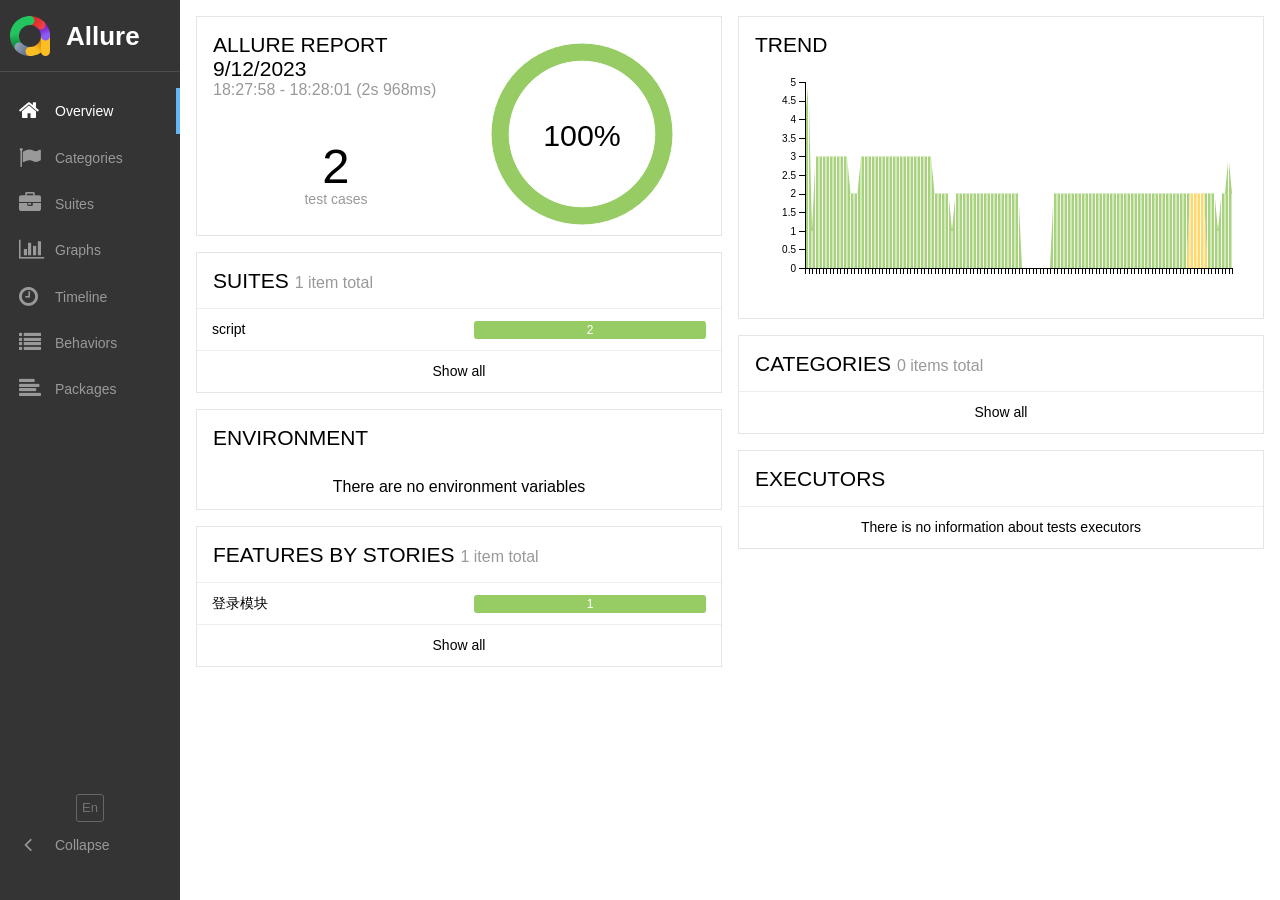
<file: reports/report/index.html>
<!DOCTYPE html>
<html dir="ltr">
<head>
    <meta charset="utf-8">
    <title>Allure Report</title>
    <link rel="favicon" href="favicon.ico?v=3">
    <link rel="stylesheet" type="text/css" href="styles.css">
        <link rel="stylesheet" href="plugins/screen-diff/styles.css">
</head>
<body>
<div id="alert"></div>
<div id="content">
    <span class="spinner">
        <span class="spinner__circle"></span>
    </span>
</div>
<div id="popup"></div>
<script src="app.js"></script>
<script src="plugins/behaviors/index.js"></script>
<script src="plugins/packages/index.js"></script>
<script src="plugins/screen-diff/index.js"></script>
<script async src="https://www.googletagmanager.com/gtag/js?id=G-FVWC4GKEYS"></script>
<script>
    window.dataLayer = window.dataLayer || [];

    function gtag() {
        dataLayer.push(arguments);
    }

    gtag('js', new Date());
    gtag('config', 'G-FVWC4GKEYS');
    gtag('allureVersion', '2.23.1')
    gtag('reportUuid', 'adae8030-34fa-4b79-a4e3-2c022f659003')
</script>
</body>
</html>
</file>
<file: reports/report/plugins/screen-diff/styles.css>
.screen-diff__switchers {
    margin-bottom: 1em;
}

.screen-diff__switchers label + label {
    margin-left: 1em;
}

.screen-diff__overlay {
    position: relative;
    cursor: col-resize;
}

.screen-diff__container {
    overflow-x: auto;
}

.screen-diff__image-over {
    top: 0;
    left: 0;
    bottom: 0;
    background: #fff;
    position: absolute;
    overflow: hidden;
    box-shadow: 2px 0 1px -1px #aaa;
}

.screen-diff-error {
    color: #fd5a3e;
}
</file>
